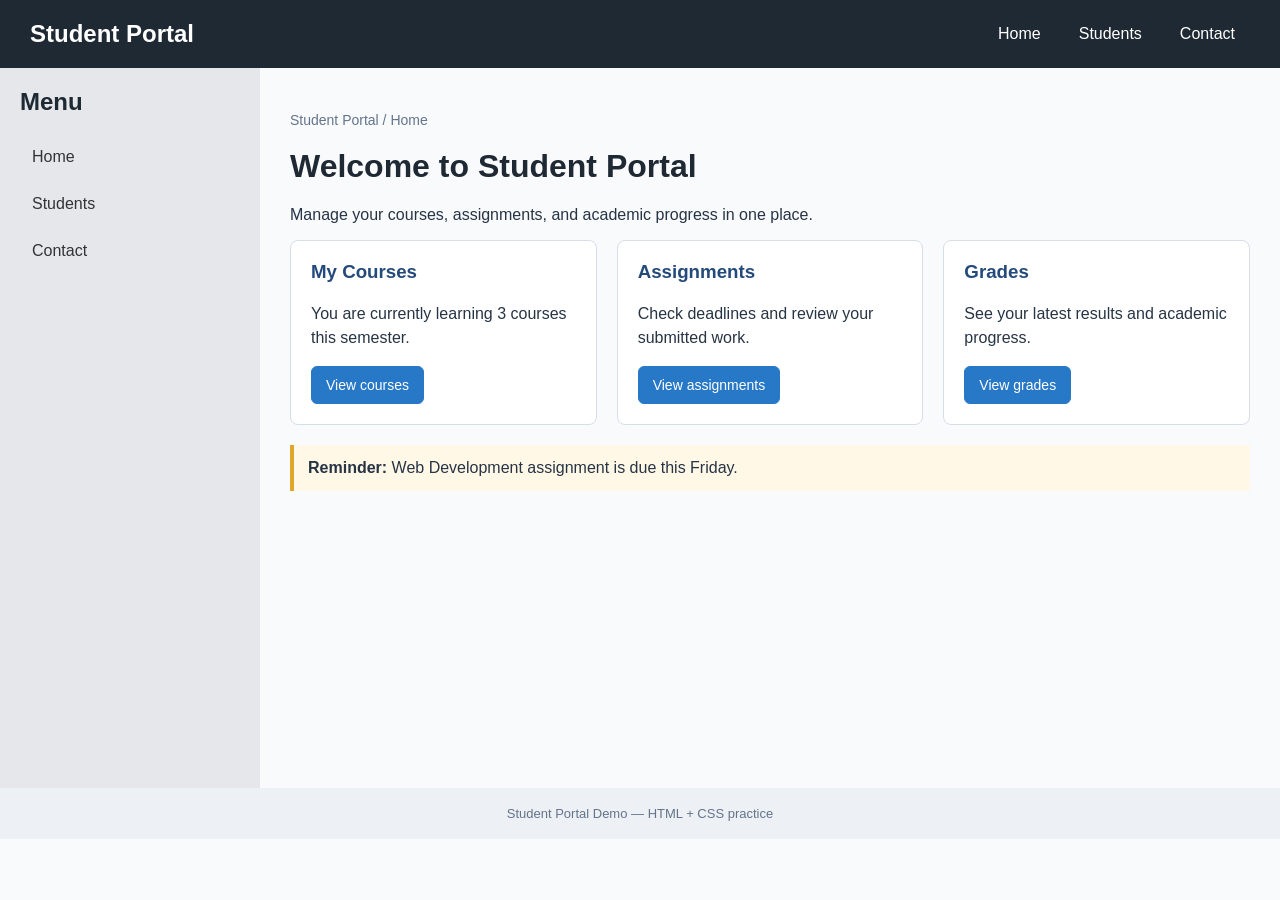
<file: index.html>
<!DOCTYPE html>
<html lang="en">
<head>
    <meta charset="UTF-8">
    <meta name="viewport" content="width=device-width, initial-scale=1.0">
    <title>Home | Student Portal</title>
    <link rel="stylesheet" href="style.css">
</head>
<body>
    <nav class="navbar">
        <div class="logo">Student Portal</div>
        <div class="nav-links">
            <a href="index.html">Home</a>
            <a href="students.html">Students</a>
            <a href="contact.html">Contact</a>
        </div>
    </nav>

    <div class="layout">
        <aside class="sidebar">
            <h2>Menu</h2>
            <a href="index.html">Home</a>
            <a href="students.html">Students</a>
            <a href="contact.html">Contact</a>
        </aside>

        <main class="content">
            <p class="breadcrumb">Student Portal / Home</p>
            <h1 class="page-heading">Welcome to Student Portal</h1>
            <p>Manage your courses, assignments, and academic progress in one place.</p>
            <div class="cards">
                <div class="card"><h3>My Courses</h3><p>You are currently learning 3 courses this semester.</p><a class="button" href="#">View courses</a></div>
                <div class="card"><h3>Assignments</h3><p>Check deadlines and review your submitted work.</p><a class="button" href="#">View assignments</a></div>
                <div class="card"><h3>Grades</h3><p>See your latest results and academic progress.</p><a class="button" href="#">View grades</a></div>
            </div>
            <div class="notice"><strong>Reminder:</strong> Web Development assignment is due this Friday.</div>
        </main>
    </div>

    <footer class="footer">Student Portal Demo — HTML + CSS practice</footer>
</body>
</html>
</file>
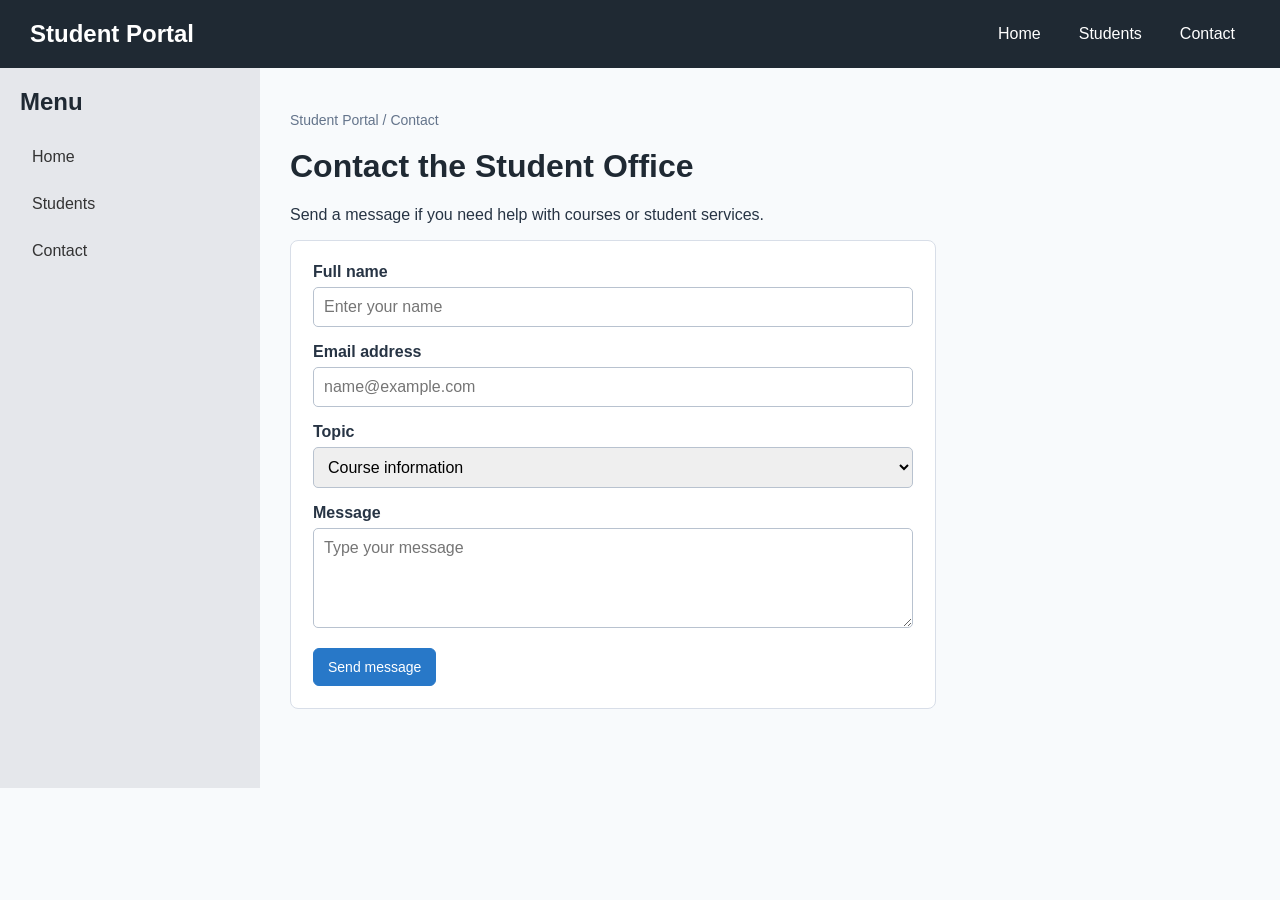
<file: contact.html>
<!DOCTYPE html>
<html lang="en">
<head>
    <meta charset="UTF-8">
    <meta name="viewport" content="width=device-width, initial-scale=1.0">
    <title>Contact | Student Portal</title>
    <link rel="stylesheet" href="style.css">
</head>
<body>
    <nav class="navbar">
        <div class="logo">Student Portal</div>
        <div class="nav-links">
            <a href="index.html">Home</a>
            <a href="students.html">Students</a>
            <a href="contact.html">Contact</a>
        </div>
    </nav>

    <div class="layout">
        <aside class="sidebar">
            <h2>Menu</h2>
            <a href="index.html">Home</a>
            <a href="students.html">Students</a>
            <a href="contact.html">Contact</a>
        </aside>

        <main class="content">
            <p class="breadcrumb">Student Portal / Contact</p>
            <h1 class="page-heading">Contact the Student Office</h1>
            <p>Send a message if you need help with courses or student services.</p>
            <div class="form-box"><form>
                <div class="form-row"><label for="name">Full name</label><input id="name" type="text" placeholder="Enter your name"></div>
                <div class="form-row"><label for="email">Email address</label><input id="email" type="email" placeholder="name@example.com"></div>
                <div class="form-row"><label for="topic">Topic</label><select id="topic"><option>Course information</option><option>Assignments</option><option>Grades</option><option>Other</option></select></div>
                <div class="form-row"><label for="message">Message</label><textarea id="message" placeholder="Type your message"></textarea></div>
                <button class="button" type="button">Send message</button>
            </form></div>
        </main>
    </div>

</body>
</html>
</file>
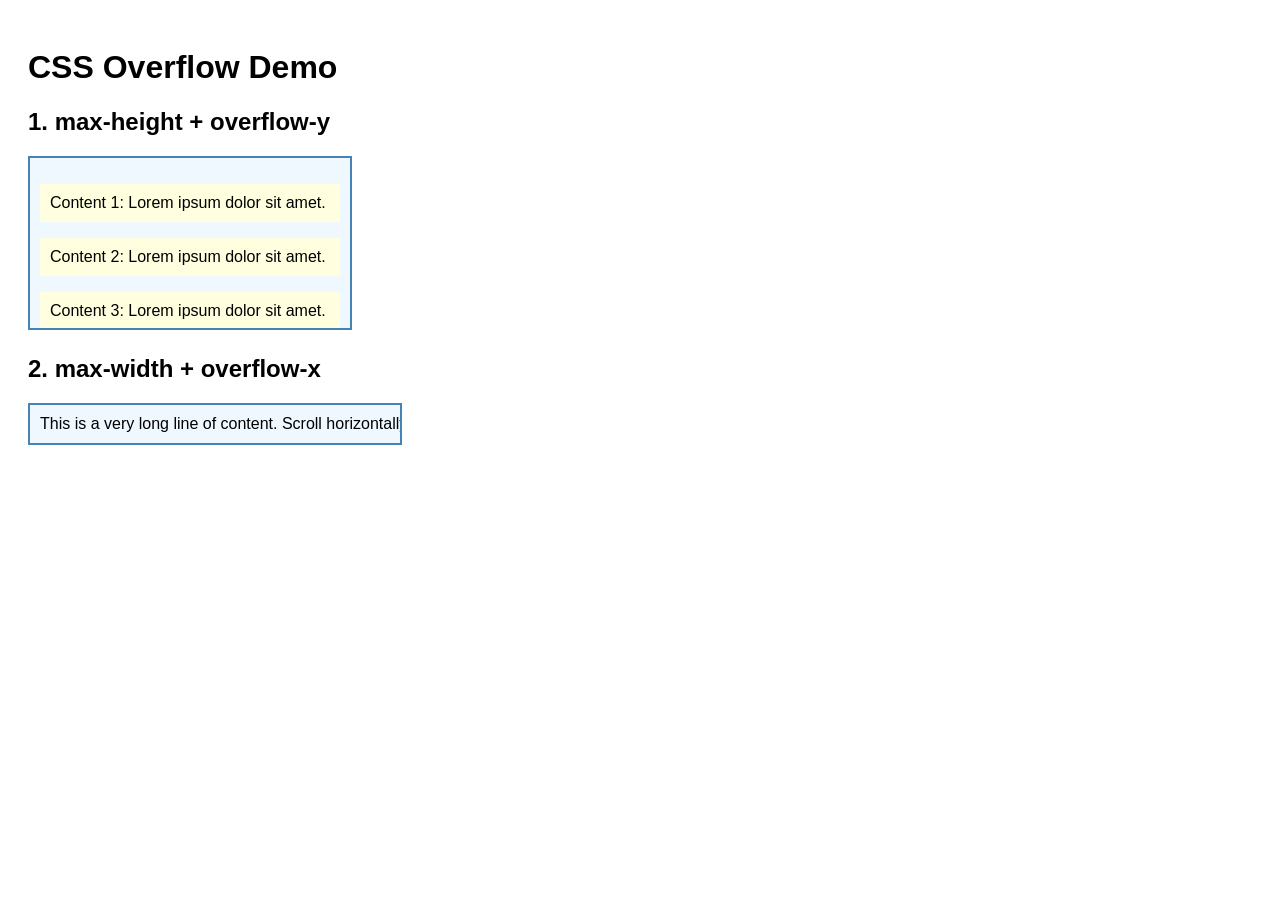
<file: index_scroll.html>
<!DOCTYPE html>
<html lang="en">
<head>
    <meta charset="UTF-8">
    <title>Max Width and Max Height Demo</title>

    <style>
        body {
            font-family: Arial, sans-serif;
            padding: 20px;
        }

        .box {
            border: 2px solid steelblue;
            padding: 10px;
            margin-bottom: 25px;
            background-color: #f0f8ff;
        }

        /* Demo max-height */
        .height-demo {
            width: 300px;
            max-height: 150px;
            overflow-y: auto;
        }

        /* Demo max-width */
        .width-demo {
            max-width: 350px;
            overflow-x: auto;
            white-space: nowrap;
        }

        .content {
            background-color: lightyellow;
            padding: 10px;
        }
    </style>
</head>

<body>
    <h1>CSS Overflow Demo</h1>

    <h2>1. max-height + overflow-y</h2>
    <div class="box height-demo">
        <p class="content">Content 1: Lorem ipsum dolor sit amet.</p>
        <p class="content">Content 2: Lorem ipsum dolor sit amet.</p>
        <p class="content">Content 3: Lorem ipsum dolor sit amet.</p>
        <p class="content">Content 4: Lorem ipsum dolor sit amet.</p>
        <p class="content">Content 5: Lorem ipsum dolor sit amet.</p>
        <p class="content">Content 6: Lorem ipsum dolor sit amet.</p>
    </div>

    <h2>2. max-width + overflow-x</h2>
    <div class="box width-demo">
        This is a very long line of content.
        Scroll horizontally to read the entire sentence.
        This content is intentionally made very wide.
        This content continues to the right.
    </div>
</body>
</html>
</file>
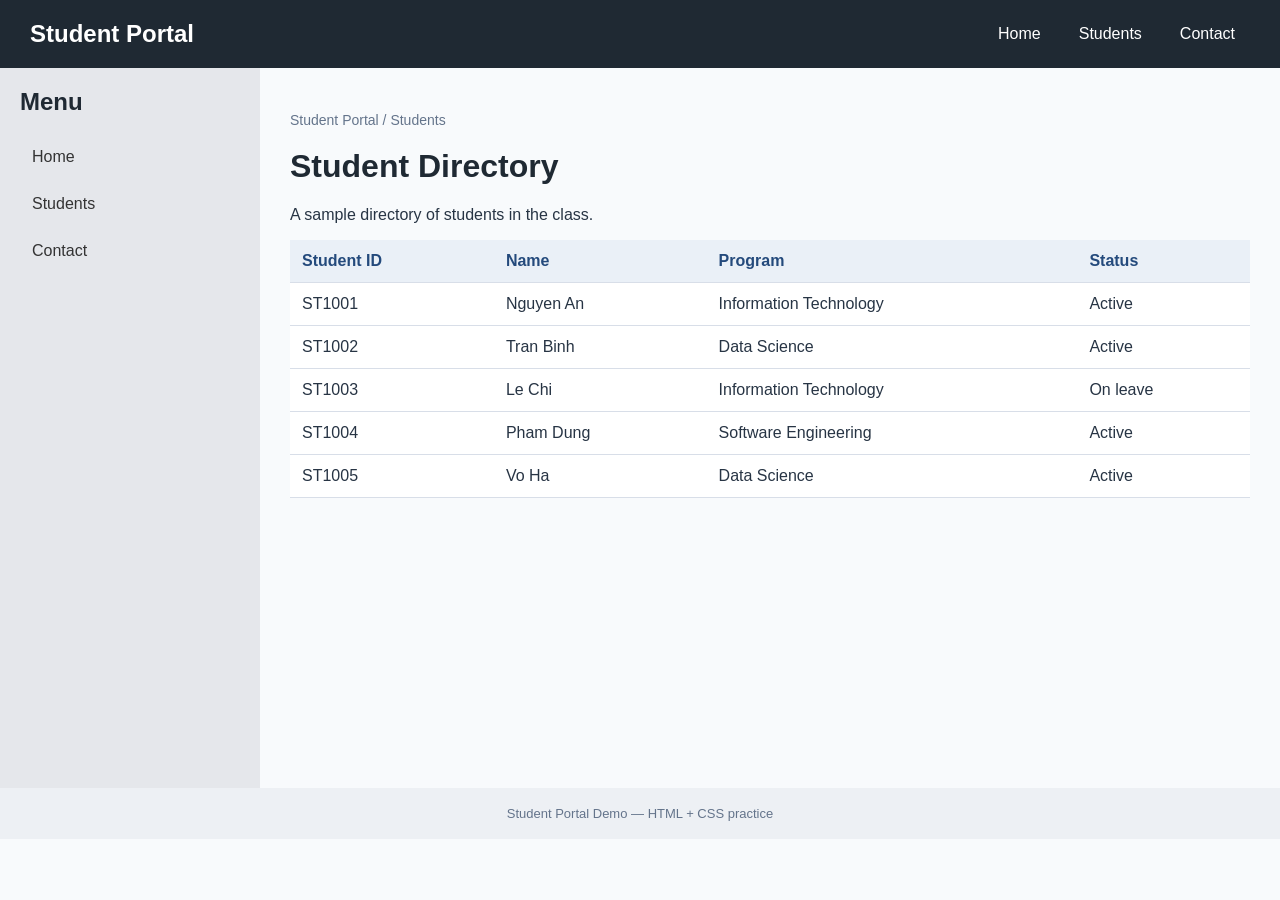
<file: students.html>
<!DOCTYPE html>
<html lang="en">
<head>
    <meta charset="UTF-8">
    <meta name="viewport" content="width=device-width, initial-scale=1.0">
    <title>Students | Student Portal</title>
    <link rel="stylesheet" href="style.css">
</head>
<body>
    <nav class="navbar">
        <div class="logo">Student Portal</div>
        <div class="nav-links">
            <a href="index.html">Home</a>
            <a href="students.html">Students</a>
            <a href="contact.html">Contact</a>
        </div>
    </nav>

    <div class="layout">
        <aside class="sidebar">
            <h2>Menu</h2>
            <a href="index.html">Home</a>
            <a href="students.html">Students</a>
            <a href="contact.html">Contact</a>
        </aside>

        <main class="content">
            <p class="breadcrumb">Student Portal / Students</p>
            <h1 class="page-heading">Student Directory</h1>
            <p>A sample directory of students in the class.</p>
            <table class="data-table"><thead><tr><th>Student ID</th><th>Name</th><th>Program</th><th>Status</th></tr></thead><tbody>
<tr><td>ST1001</td><td>Nguyen An</td><td>Information Technology</td><td>Active</td></tr>
<tr><td>ST1002</td><td>Tran Binh</td><td>Data Science</td><td>Active</td></tr>
<tr><td>ST1003</td><td>Le Chi</td><td>Information Technology</td><td>On leave</td></tr>
<tr><td>ST1004</td><td>Pham Dung</td><td>Software Engineering</td><td>Active</td></tr>
<tr><td>ST1005</td><td>Vo Ha</td><td>Data Science</td><td>Active</td></tr>
</tbody></table>
        </main>
    </div>

    <footer class="footer">Student Portal Demo — HTML + CSS practice</footer>
</body>
</html>
</file>
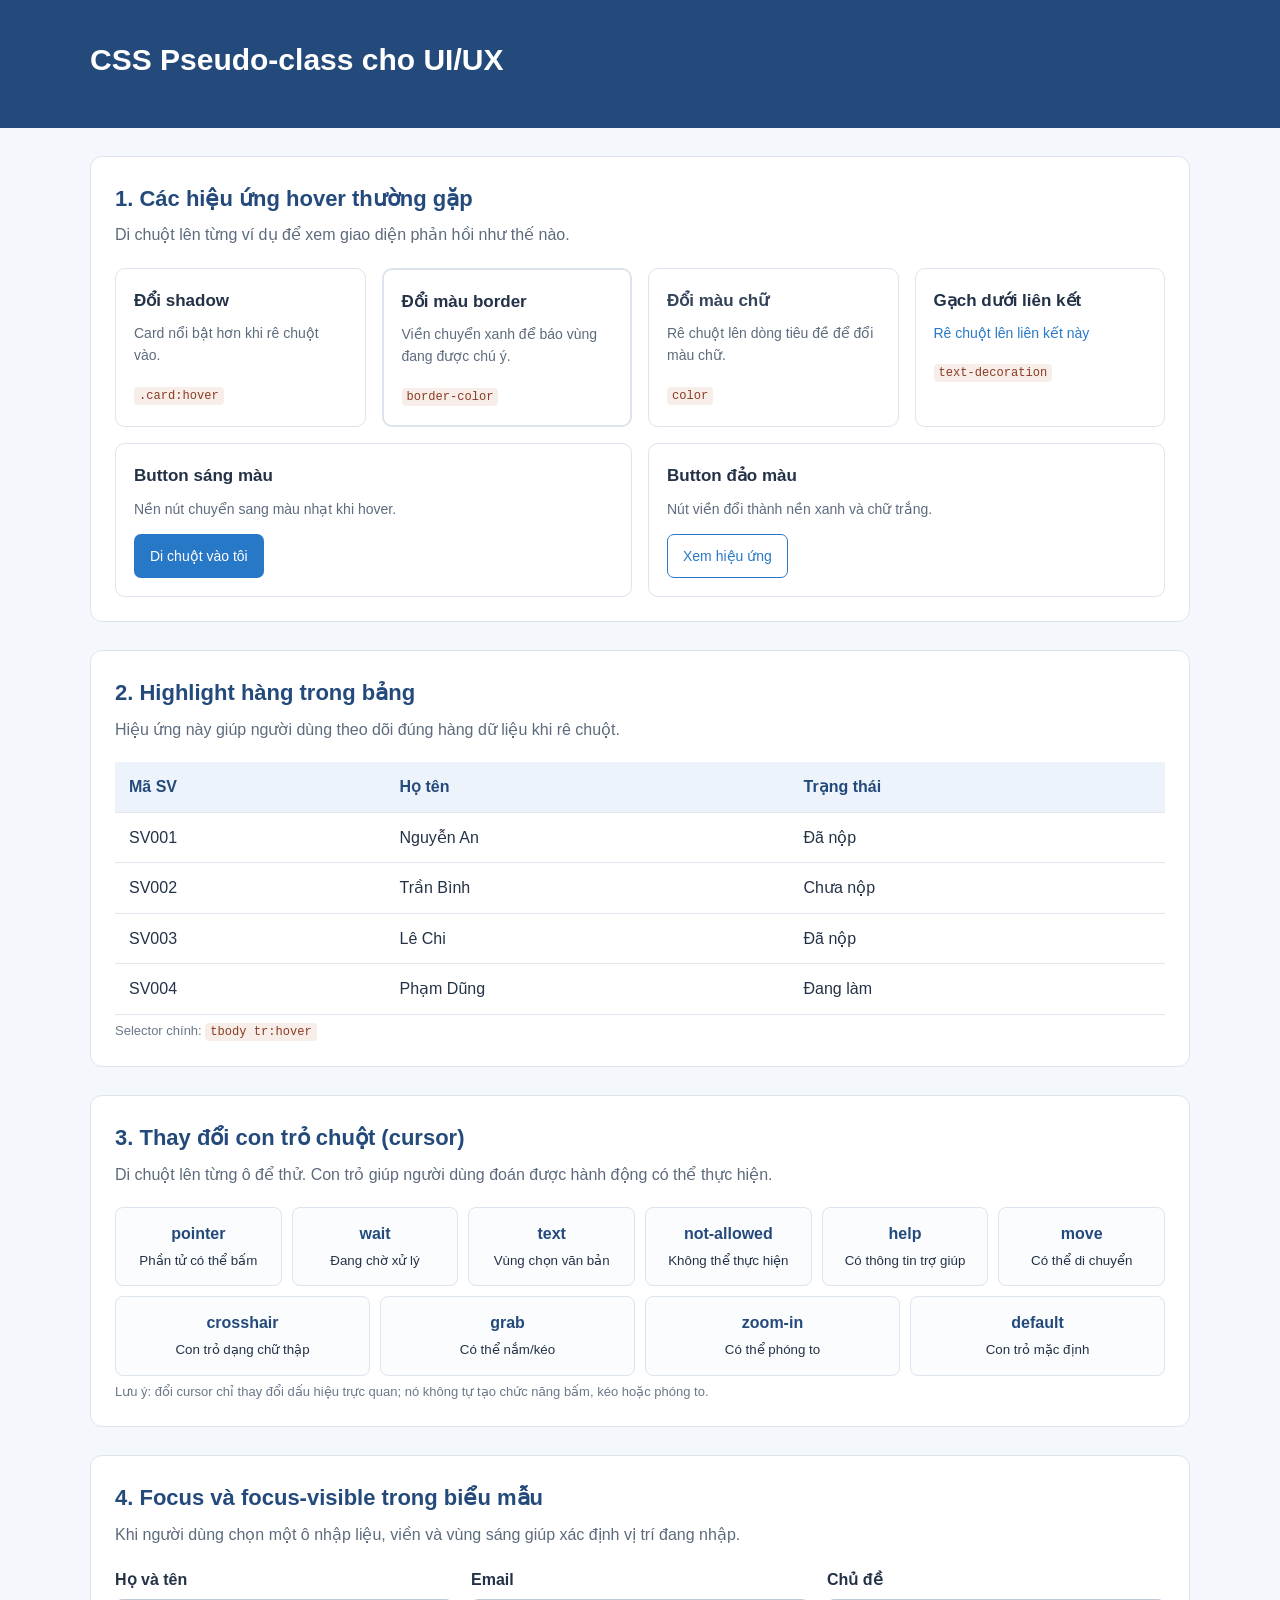
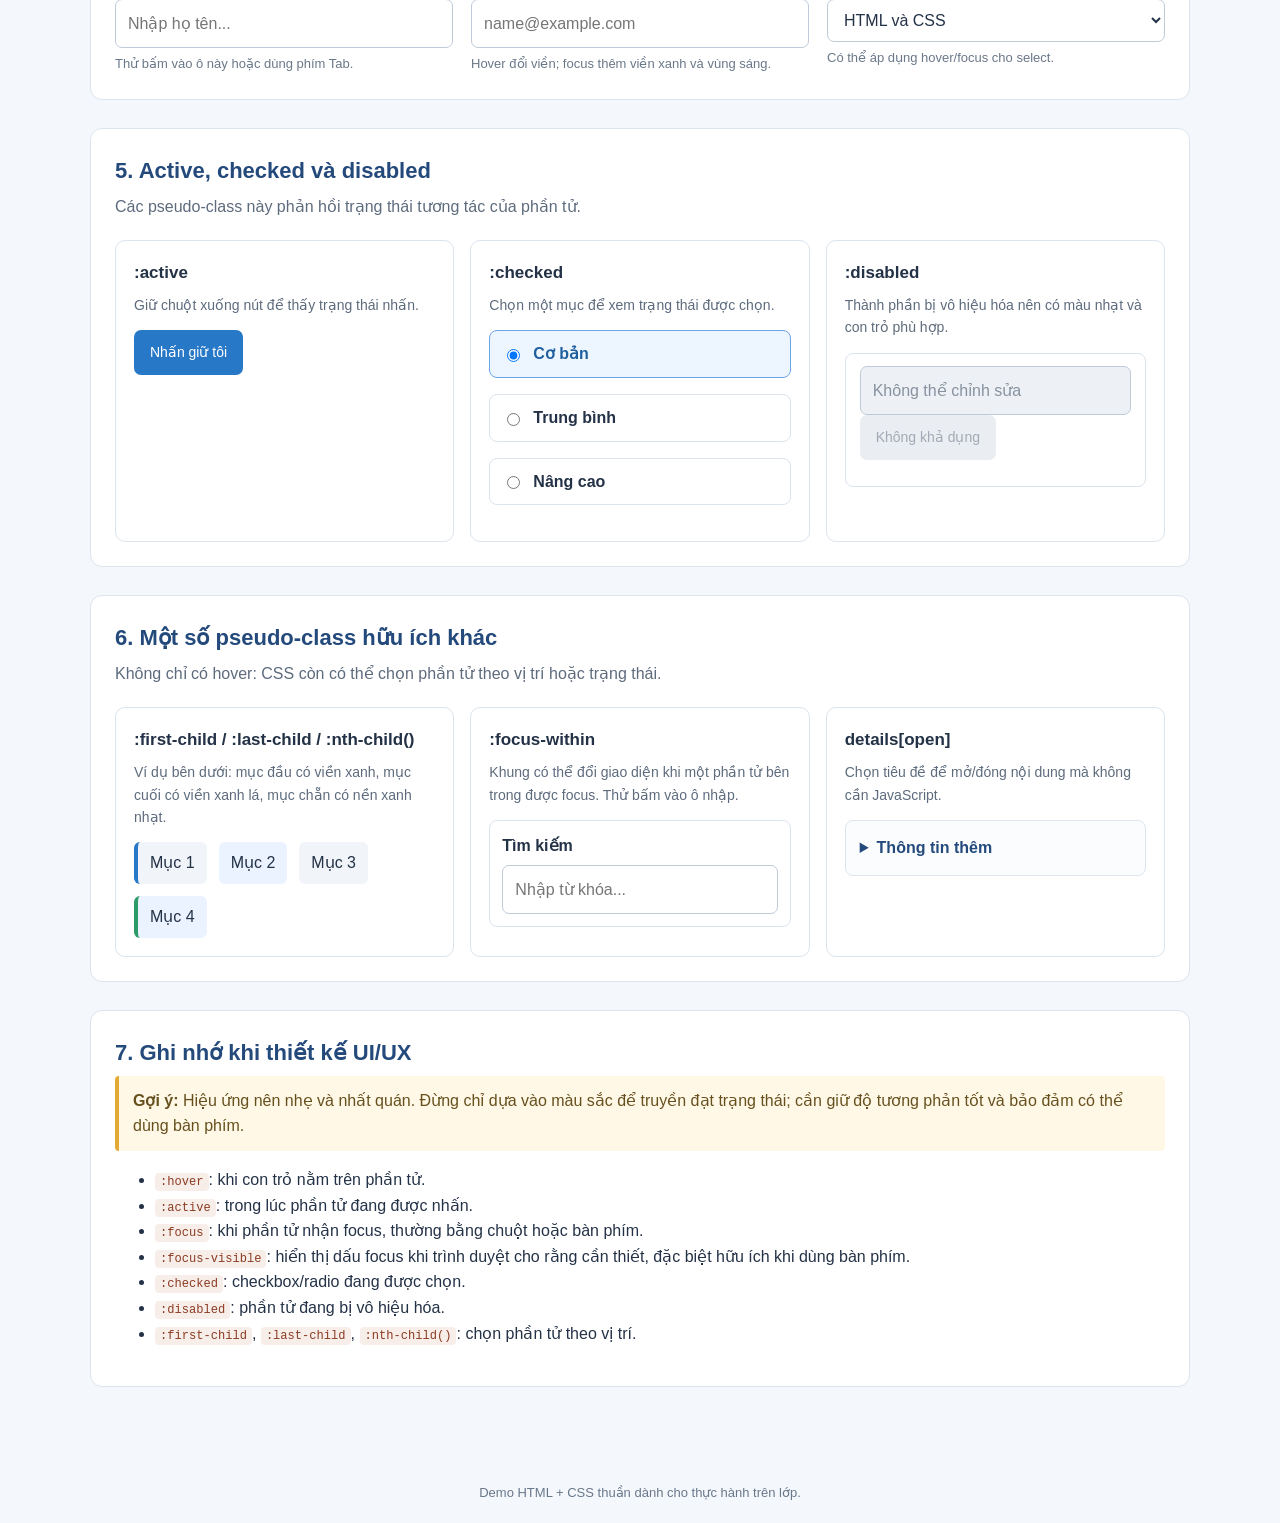
<file: ui_ux_demo.html>
<!DOCTYPE html>
<html lang="vi">
<head>
<meta charset="UTF-8">
<meta name="viewport" content="width=device-width, initial-scale=1.0">
<title>Demo CSS Pseudo-class – UI/UX</title>
<style>
    * {
        box-sizing: border-box;
    }

    body {
        margin: 0;
        font-family: Arial, Helvetica, sans-serif;
        line-height: 1.6;
        color: #243247;
        background: #f4f7fb;
    }

    .page-header {
        padding: 36px 20px;
        color: white;
        background: #244a7c;
    }

    .header-inner, main {
        width: min(1100px, 92%);
        margin: 0 auto;
    }

    h1 {
        margin: 0 0 8px;
        font-size: 30px;
    }

    .page-header p {
        margin: 0;
        color: #e0eaf7;
    }

    main {
        padding: 28px 0 48px;
    }

    section {
        margin-bottom: 28px;
        padding: 24px;
        background: white;
        border: 1px solid #dce4ee;
        border-radius: 12px;
    }

    h2 {
        margin: 0 0 6px;
        font-size: 22px;
        color: #244a7c;
    }

    .section-intro {
        margin: 0 0 20px;
        color: #5d6b7d;
    }

    h3 {
        margin: 0 0 8px;
        font-size: 17px;
    }

    .demo-grid {
        display: flex;
        flex-wrap: wrap;
        gap: 16px;
    }

    .demo-card {
        flex: 1 1 220px;
        min-width: 0;
        padding: 18px;
        border: 1px solid #dce4ee;
        border-radius: 10px;
        background: #fff;
    }

    .demo-card p {
        margin: 0 0 14px;
        color: #5d6b7d;
        font-size: 14px;
    }

    .demo-card.shadow-hover {
        transition: box-shadow 0.2s ease, transform 0.2s ease;
    }

    .demo-card.shadow-hover:hover {
        box-shadow: 0 8px 22px rgba(36, 74, 124, 0.16);
        transform: translateY(-2px);
    }

    .border-hover {
        border: 2px solid #dce4ee;
        transition: border-color 0.2s ease;
    }

    .border-hover:hover {
        border-color: #2878c8;
    }

    .text-hover {
        color: #34445a;
        transition: color 0.2s ease;
    }

    .text-hover:hover {
        color: #2878c8;
    }

    .underline-hover {
        color: #2878c8;
        text-decoration: none;
    }

    .underline-hover:hover {
        text-decoration: underline;
    }

    .btn {
        display: inline-block;
        padding: 10px 15px;
        border: 1px solid transparent;
        border-radius: 7px;
        font: inherit;
        font-size: 14px;
        text-decoration: none;
        cursor: pointer;
        transition: background-color 0.2s ease, color 0.2s ease, border-color 0.2s ease;
    }

    .btn-primary {
        color: white;
        background: #2878c8;
    }

    .btn-primary:hover {
        background: #e5f1ff;
        color: #205f9f;
        border-color: #b8d9fb;
    }

    .btn-primary:active {
        background: #cfe5fc;
        transform: translateY(1px);
    }

    .btn-outline {
        color: #2878c8;
        background: white;
        border-color: #2878c8;
    }

    .btn-outline:hover {
        color: white;
        background: #2878c8;
    }

    .btn:focus-visible, input:focus-visible, textarea:focus-visible, select:focus-visible {
        outline: 3px solid #f3bd4e;
        outline-offset: 3px;
    }

    .sample-table {
        width: 100%;
        border-collapse: collapse;
    }

    .sample-table th, .sample-table td {
        padding: 12px 14px;
        border-bottom: 1px solid #e1e7ef;
        text-align: left;
    }

    .sample-table th {
        background: #edf3fa;
        color: #244a7c;
    }

    .sample-table tbody tr {
        transition: background-color 0.15s ease;
    }

    .sample-table tbody tr:hover {
        background: #f0f2f5;
    }

    .cursor-grid {
        display: flex;
        flex-wrap: wrap;
        gap: 10px;
    }

    .cursor-item {
        flex: 1 1 145px;
        padding: 13px;
        border: 1px solid #dce4ee;
        border-radius: 8px;
        background: #fbfcfe;
        text-align: center;
    }

    .cursor-item strong {
        display: block;
        color: #244a7c;
    }

    .cursor-pointer { cursor: pointer; }
    .cursor-wait { cursor: wait; }
    .cursor-text { cursor: text; }
    .cursor-not-allowed { cursor: not-allowed; }
    .cursor-help { cursor: help; }
    .cursor-move { cursor: move; }
    .cursor-crosshair { cursor: crosshair; }
    .cursor-grab { cursor: grab; }
    .cursor-zoom-in { cursor: zoom-in; }
    .cursor-default { cursor: default; }

    .form-demo {
        display: flex;
        flex-wrap: wrap;
        gap: 18px;
    }

    .form-field {
        flex: 1 1 250px;
    }

    label {
        display: block;
        margin-bottom: 6px;
        font-weight: bold;
    }

    input[type="text"], input[type="email"], select, textarea {
        width: 100%;
        padding: 11px 12px;
        border: 1px solid #bfcbd9;
        border-radius: 7px;
        font: inherit;
        background: white;
        color: #243247;
    }

    input:hover, select:hover, textarea:hover {
        border-color: #7898bd;
    }

    input:focus, select:focus, textarea:focus {
        border-color: #2878c8;
        outline: none;
        box-shadow: 0 0 0 3px rgba(40, 120, 200, 0.13);
    }

    .hint {
        margin: 6px 0 0;
        color: #6a7889;
        font-size: 13px;
    }

    .choice-list {
        display: flex;
        flex-direction: column;
        gap: 10px;
        margin: 12px 0;
    }

    .choice {
        display: flex;
        align-items: center;
        gap: 10px;
        padding: 10px 12px;
        border: 1px solid #dce4ee;
        border-radius: 8px;
        cursor: pointer;
        transition: background-color 0.15s ease, border-color 0.15s ease;
    }

    .choice:hover {
        background: #f4f8fd;
        border-color: #9dbfe4;
    }

    .choice input:checked + span {
        color: #205f9f;
        font-weight: bold;
    }

    .choice:has(input:checked) {
        background: #edf6ff;
        border-color: #6aa5e5;
    }

    .disabled-demo {
        padding: 12px 14px;
        border: 1px solid #dce4ee;
        border-radius: 8px;
    }

    .disabled-demo input:disabled {
        background: #edf0f4;
        color: #8792a0;
        cursor: not-allowed;
    }

    .disabled-demo button:disabled {
        color: #8b95a3;
        background: #e6e9ee;
        cursor: not-allowed;
        opacity: 0.8;
    }

    details {
        padding: 14px;
        border: 1px solid #dce4ee;
        border-radius: 8px;
        background: #fbfcfe;
    }

    summary {
        color: #244a7c;
        font-weight: bold;
        cursor: pointer;
    }

    details[open] {
        background: #f1f7ff;
        border-color: #a9c9ed;
    }

    .status-list {
        display: flex;
        flex-wrap: wrap;
        gap: 12px;
    }

    .status {
        padding: 8px 12px;
        border-radius: 6px;
        background: #f1f4f8;
    }

    .status:first-child {
        border-left: 4px solid #2878c8;
    }

    .status:last-child {
        border-left: 4px solid #2c9b68;
    }

    .status:nth-child(even) {
        background: #eaf3ff;
    }

    code {
        padding: 2px 5px;
        border-radius: 4px;
        color: #8b3b22;
        background: #f7eee9;
        font-size: 0.93em;
    }

    .note {
        padding: 12px 14px;
        border-left: 4px solid #e2aa35;
        border-radius: 4px;
        background: #fff8e7;
        color: #66501d;
    }

    footer {
        padding: 20px;
        text-align: center;
        color: #68788b;
        font-size: 13px;
    }

    @media (max-width: 600px) {
        h1 { font-size: 25px; }
        section { padding: 18px; }
        .sample-table th, .sample-table td { padding: 9px 8px; }
    }
</style>
</head>
<body>
<header class="page-header">
    <div class="header-inner">
        <h1>CSS Pseudo-class cho UI/UX</h1>
    </div>
</header>

<main>
    <section>
        <h2>1. Các hiệu ứng hover thường gặp</h2>
        <p class="section-intro">Di chuột lên từng ví dụ để xem giao diện phản hồi như thế nào.</p>
        <div class="demo-grid">
            <article class="demo-card shadow-hover">
                <h3>Đổi shadow</h3>
                <p>Card nổi bật hơn khi rê chuột vào.</p>
                <code>.card:hover</code>
            </article>
            <article class="demo-card border-hover">
                <h3>Đổi màu border</h3>
                <p>Viền chuyển xanh để báo vùng đang được chú ý.</p>
                <code>border-color</code>
            </article>
            <article class="demo-card">
                <h3 class="text-hover">Đổi màu chữ</h3>
                <p>Rê chuột lên dòng tiêu đề để đổi màu chữ.</p>
                <code>color</code>
            </article>
            <article class="demo-card">
                <h3>Gạch dưới liên kết</h3>
                <p><a class="underline-hover" href="#form-demo">Rê chuột lên liên kết này</a></p>
                <code>text-decoration</code>
            </article>
            <article class="demo-card">
                <h3>Button sáng màu</h3>
                <p>Nền nút chuyển sang màu nhạt khi hover.</p>
                <button class="btn btn-primary" type="button">Di chuột vào tôi</button>
            </article>
            <article class="demo-card">
                <h3>Button đảo màu</h3>
                <p>Nút viền đổi thành nền xanh và chữ trắng.</p>
                <button class="btn btn-outline" type="button">Xem hiệu ứng</button>
            </article>
        </div>
    </section>

    <section>
        <h2>2. Highlight hàng trong bảng</h2>
        <p class="section-intro">Hiệu ứng này giúp người dùng theo dõi đúng hàng dữ liệu khi rê chuột.</p>
        <table class="sample-table">
            <thead>
                <tr><th>Mã SV</th><th>Họ tên</th><th>Trạng thái</th></tr>
            </thead>
            <tbody>
                <tr><td>SV001</td><td>Nguyễn An</td><td>Đã nộp</td></tr>
                <tr><td>SV002</td><td>Trần Bình</td><td>Chưa nộp</td></tr>
                <tr><td>SV003</td><td>Lê Chi</td><td>Đã nộp</td></tr>
                <tr><td>SV004</td><td>Phạm Dũng</td><td>Đang làm</td></tr>
            </tbody>
        </table>
        <p class="hint">Selector chính: <code>tbody tr:hover</code></p>
    </section>

    <section>
        <h2>3. Thay đổi con trỏ chuột (cursor)</h2>
        <p class="section-intro">Di chuột lên từng ô để thử. Con trỏ giúp người dùng đoán được hành động có thể thực hiện.</p>
        <div class="cursor-grid">
            <div class="cursor-item cursor-pointer"><strong>pointer</strong><small>Phần tử có thể bấm</small></div>
            <div class="cursor-item cursor-wait"><strong>wait</strong><small>Đang chờ xử lý</small></div>
            <div class="cursor-item cursor-text"><strong>text</strong><small>Vùng chọn văn bản</small></div>
            <div class="cursor-item cursor-not-allowed"><strong>not-allowed</strong><small>Không thể thực hiện</small></div>
            <div class="cursor-item cursor-help"><strong>help</strong><small>Có thông tin trợ giúp</small></div>
            <div class="cursor-item cursor-move"><strong>move</strong><small>Có thể di chuyển</small></div>
            <div class="cursor-item cursor-crosshair"><strong>crosshair</strong><small>Con trỏ dạng chữ thập</small></div>
            <div class="cursor-item cursor-grab"><strong>grab</strong><small>Có thể nắm/kéo</small></div>
            <div class="cursor-item cursor-zoom-in"><strong>zoom-in</strong><small>Có thể phóng to</small></div>
            <div class="cursor-item cursor-default"><strong>default</strong><small>Con trỏ mặc định</small></div>
        </div>
        <p class="hint">Lưu ý: đổi cursor chỉ thay đổi dấu hiệu trực quan; nó không tự tạo chức năng bấm, kéo hoặc phóng to.</p>
    </section>

    <section id="form-demo">
        <h2>4. Focus và focus-visible trong biểu mẫu</h2>
        <p class="section-intro">Khi người dùng chọn một ô nhập liệu, viền và vùng sáng giúp xác định vị trí đang nhập.</p>
        <div class="form-demo">
            <div class="form-field">
                <label for="fullname">Họ và tên</label>
                <input id="fullname" type="text" placeholder="Nhập họ tên...">
                <p class="hint">Thử bấm vào ô này hoặc dùng phím Tab.</p>
            </div>
            <div class="form-field">
                <label for="email">Email</label>
                <input id="email" type="email" placeholder="name@example.com">
                <p class="hint">Hover đổi viền; focus thêm viền xanh và vùng sáng.</p>
            </div>
            <div class="form-field">
                <label for="topic">Chủ đề</label>
                <select id="topic">
                    <option>HTML và CSS</option>
                    <option>JavaScript</option>
                    <option>UI/UX</option>
                </select>
                <p class="hint">Có thể áp dụng hover/focus cho select.</p>
            </div>
        </div>
    </section>

    <section>
        <h2>5. Active, checked và disabled</h2>
        <p class="section-intro">Các pseudo-class này phản hồi trạng thái tương tác của phần tử.</p>
        <div class="demo-grid">
            <div class="demo-card">
                <h3>:active</h3>
                <p>Giữ chuột xuống nút để thấy trạng thái nhấn.</p>
                <button class="btn btn-primary" type="button">Nhấn giữ tôi</button>
            </div>
            <div class="demo-card">
                <h3>:checked</h3>
                <p>Chọn một mục để xem trạng thái được chọn.</p>
                <div class="choice-list">
                    <label class="choice"><input type="radio" name="level" checked><span>Cơ bản</span></label>
                    <label class="choice"><input type="radio" name="level"><span>Trung bình</span></label>
                    <label class="choice"><input type="radio" name="level"><span>Nâng cao</span></label>
                </div>
            </div>
            <div class="demo-card">
                <h3>:disabled</h3>
                <p>Thành phần bị vô hiệu hóa nên có màu nhạt và con trỏ phù hợp.</p>
                <div class="disabled-demo">
                    <input type="text" value="Không thể chỉnh sửa" disabled>
                    <p><button class="btn" type="button" disabled>Không khả dụng</button></p>
                </div>
            </div>
        </div>
    </section>

    <section>
        <h2>6. Một số pseudo-class hữu ích khác</h2>
        <p class="section-intro">Không chỉ có hover: CSS còn có thể chọn phần tử theo vị trí hoặc trạng thái.</p>
        <div class="demo-grid">
            <div class="demo-card">
                <h3>:first-child / :last-child / :nth-child()</h3>
                <p>Ví dụ bên dưới: mục đầu có viền xanh, mục cuối có viền xanh lá, mục chẵn có nền xanh nhạt.</p>
                <div class="status-list">
                    <div class="status">Mục 1</div>
                    <div class="status">Mục 2</div>
                    <div class="status">Mục 3</div>
                    <div class="status">Mục 4</div>
                </div>
            </div>
            <div class="demo-card">
                <h3>:focus-within</h3>
                <p>Khung có thể đổi giao diện khi một phần tử bên trong được focus. Thử bấm vào ô nhập.</p>
                <div class="focus-within-box" style="padding:12px; border:1px solid #dce4ee; border-radius:8px;">
                    <label for="inside">Tìm kiếm</label>
                    <input id="inside" type="text" placeholder="Nhập từ khóa...">
                </div>
            </div>
            <div class="demo-card">
                <h3>details[open]</h3>
                <p>Chọn tiêu đề để mở/đóng nội dung mà không cần JavaScript.</p>
                <details>
                    <summary>Thông tin thêm</summary>
                    <p style="margin-bottom:0;">Nội dung chỉ xuất hiện khi phần tử details đang mở. CSS dùng selector <code>details[open]</code>.</p>
                </details>
            </div>
        </div>
    </section>

    <section>
        <h2>7. Ghi nhớ khi thiết kế UI/UX</h2>
        <div class="note">
            <strong>Gợi ý:</strong> Hiệu ứng nên nhẹ và nhất quán. Đừng chỉ dựa vào màu sắc để truyền đạt trạng thái; cần giữ độ tương phản tốt và bảo đảm có thể dùng bàn phím.
        </div>
        <ul>
            <li><code>:hover</code>: khi con trỏ nằm trên phần tử.</li>
            <li><code>:active</code>: trong lúc phần tử đang được nhấn.</li>
            <li><code>:focus</code>: khi phần tử nhận focus, thường bằng chuột hoặc bàn phím.</li>
            <li><code>:focus-visible</code>: hiển thị dấu focus khi trình duyệt cho rằng cần thiết, đặc biệt hữu ích khi dùng bàn phím.</li>
            <li><code>:checked</code>: checkbox/radio đang được chọn.</li>
            <li><code>:disabled</code>: phần tử đang bị vô hiệu hóa.</li>
            <li><code>:first-child</code>, <code>:last-child</code>, <code>:nth-child()</code>: chọn phần tử theo vị trí.</li>
        </ul>
    </section>
</main>

<footer>Demo HTML + CSS thuần dành cho thực hành trên lớp.</footer>

<style>
    .focus-within-box:focus-within {
        border-color: #2878c8 !important;
        background: #f1f7ff;
        box-shadow: 0 0 0 3px rgba(40, 120, 200, 0.10);
    }
</style>
</body>
</html>
</file>
<file: style.css>
body {
    margin: 0;
    font-family: Arial, sans-serif;
    color: #273444;
    background-color: #f8fafc;
}

/* Navigation Bar */
.navbar {
    background-color: #1f2933;
    padding: 15px 30px;
    display: flex;
    align-items: center;
    justify-content: space-between;
}

.logo {
    color: white;
    font-size: 24px;
    font-weight: bold;
}

.nav-links {
    display: flex;
    gap: 8px;
}

.nav-links a {
    color: white;
    text-decoration: none;
    padding: 10px 15px;
    border-radius: 6px;
}

/* Main Layout */
.layout {
    display: flex;
    min-height: 80vh;
}

/* Side Bar */
.sidebar {
    width: 220px;
    flex-shrink: 0;
    background-color: #e5e7eb;
    padding: 20px;
}

.sidebar h2 {
    margin-top: 0;
    color: #1f2933;
}

.sidebar a {
    display: block;
    color: #333;
    text-decoration: none;
    padding: 12px;
    margin-bottom: 5px;
    border-radius: 6px;
}

/* Main Content */
.content {
    flex: 1;
    padding: 30px;
}

.page-heading {
    margin-top: 0;
    color: #1f2933;
}

.breadcrumb {
    color: #64748b;
    font-size: 14px;
    margin-bottom: 20px;
}

/* Cards */
.cards {
    display: flex;
    flex-wrap: wrap;
    gap: 20px;
}

.card {
    flex: 1 1 180px;
    background-color: white;
    padding: 20px;
    border: 1px solid #d8dee8;
    border-radius: 8px;
}

.card h3 {
    margin-top: 0;
    color: #244a7c;
}

.card p {
    line-height: 1.5;
}

.button {
    display: inline-block;
    color: white;
    background-color: #2878c8;
    text-decoration: none;
    border: 1px solid #2878c8;
    border-radius: 6px;
    padding: 10px 14px;
    font-size: 14px;
}

.button-secondary {
    color: #2878c8;
    background-color: white;
}

.data-table {
    width: 100%;
    border-collapse: collapse;
    background-color: white;
}

.data-table th,
.data-table td {
    text-align: left;
    padding: 12px;
    border-bottom: 1px solid #d8dee8;
}

.data-table th {
    background-color: #eaf0f7;
    color: #244a7c;
}

.form-box {
    max-width: 600px;
    padding: 22px;
    background-color: white;
    border: 1px solid #d8dee8;
    border-radius: 8px;
}

.form-row {
    margin-bottom: 16px;
}

.form-row label {
    display: block;
    margin-bottom: 6px;
    font-weight: bold;
}

.form-row input,
.form-row select,
.form-row textarea {
    width: 100%;
    box-sizing: border-box;
    padding: 10px;
    border: 1px solid #b8c2cf;
    border-radius: 5px;
    font: inherit;
}

.form-row textarea {
    min-height: 100px;
    resize: vertical;
}

.status {
    display: inline-block;
    padding: 4px 8px;
    border-radius: 4px;
    background-color: #edf2f7;
    font-size: 13px;
}

.notice {
    padding: 14px;
    border-left: 4px solid #e0a52b;
    background-color: #fff8e7;
    margin-top: 20px;
}

.footer {
    padding: 18px 30px;
    background-color: #edf0f4;
    color: #64748b;
    text-align: center;
    font-size: 13px;
}
</file>
